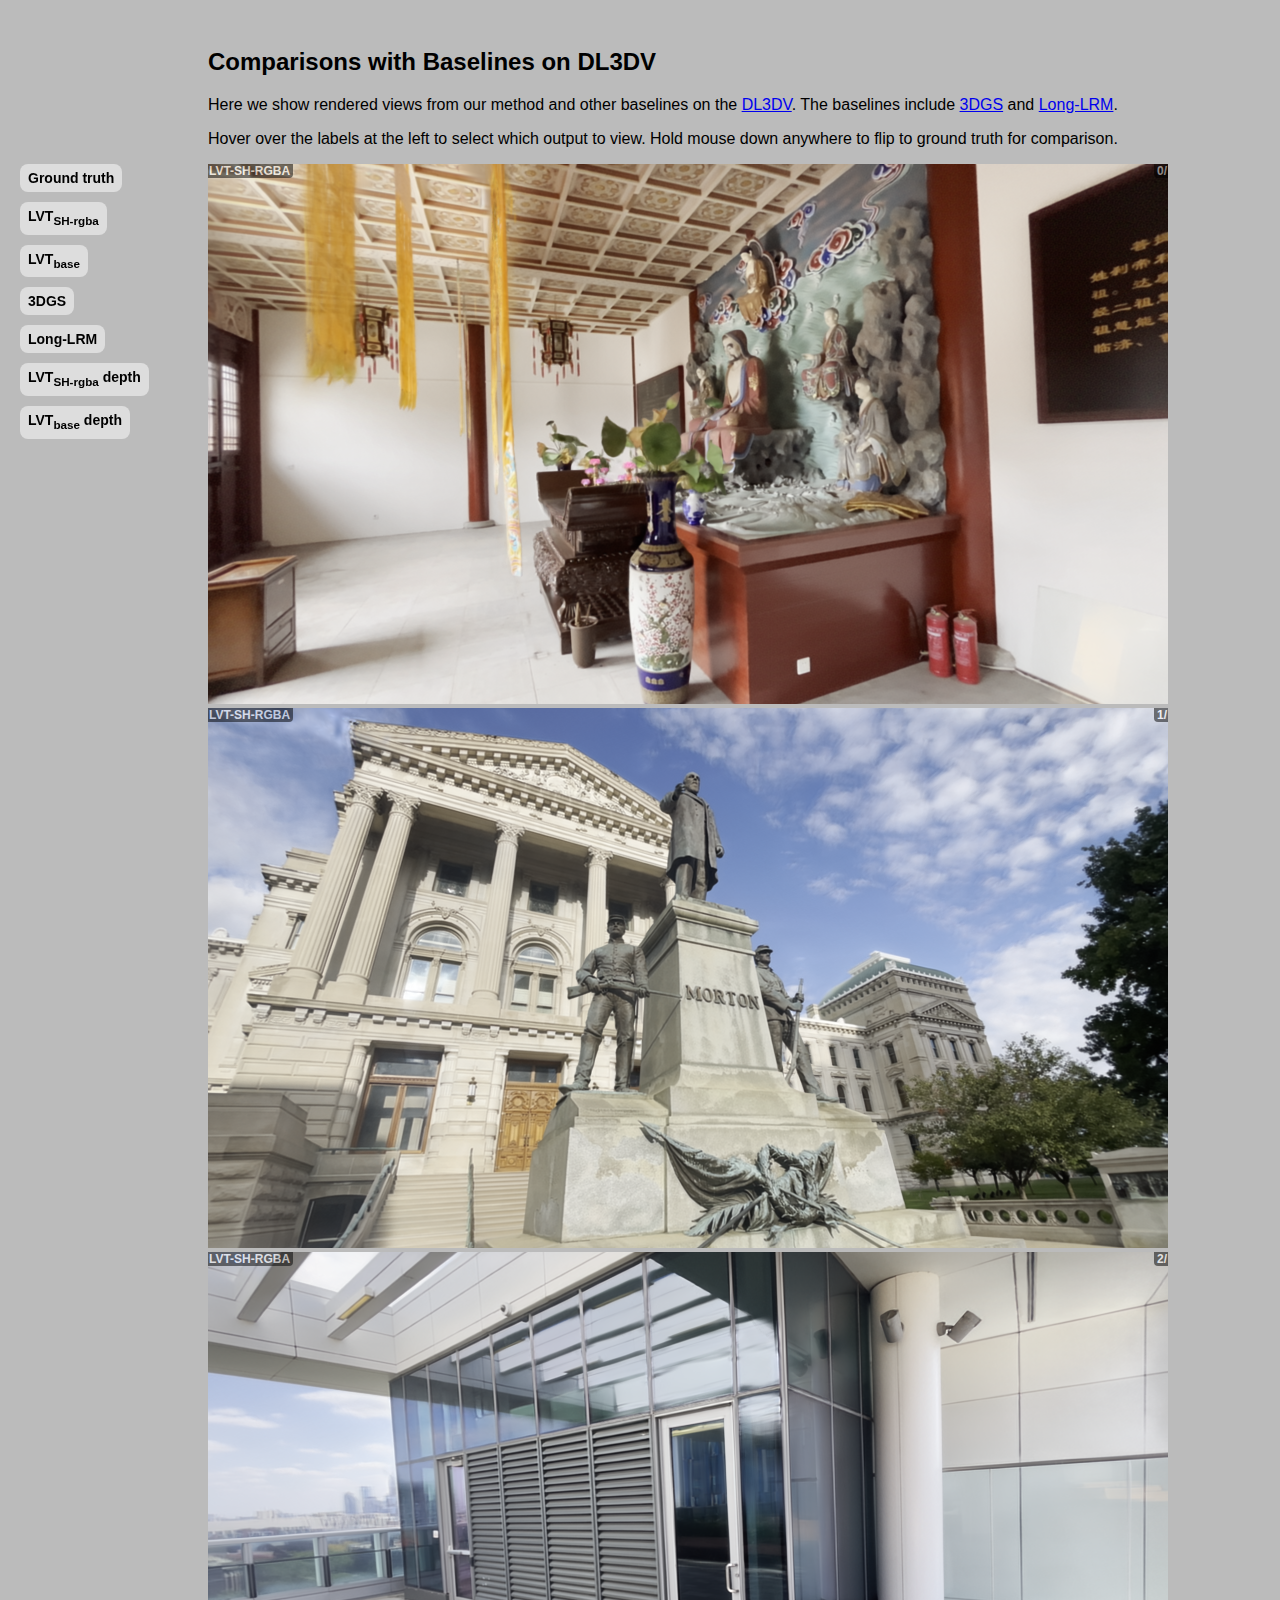
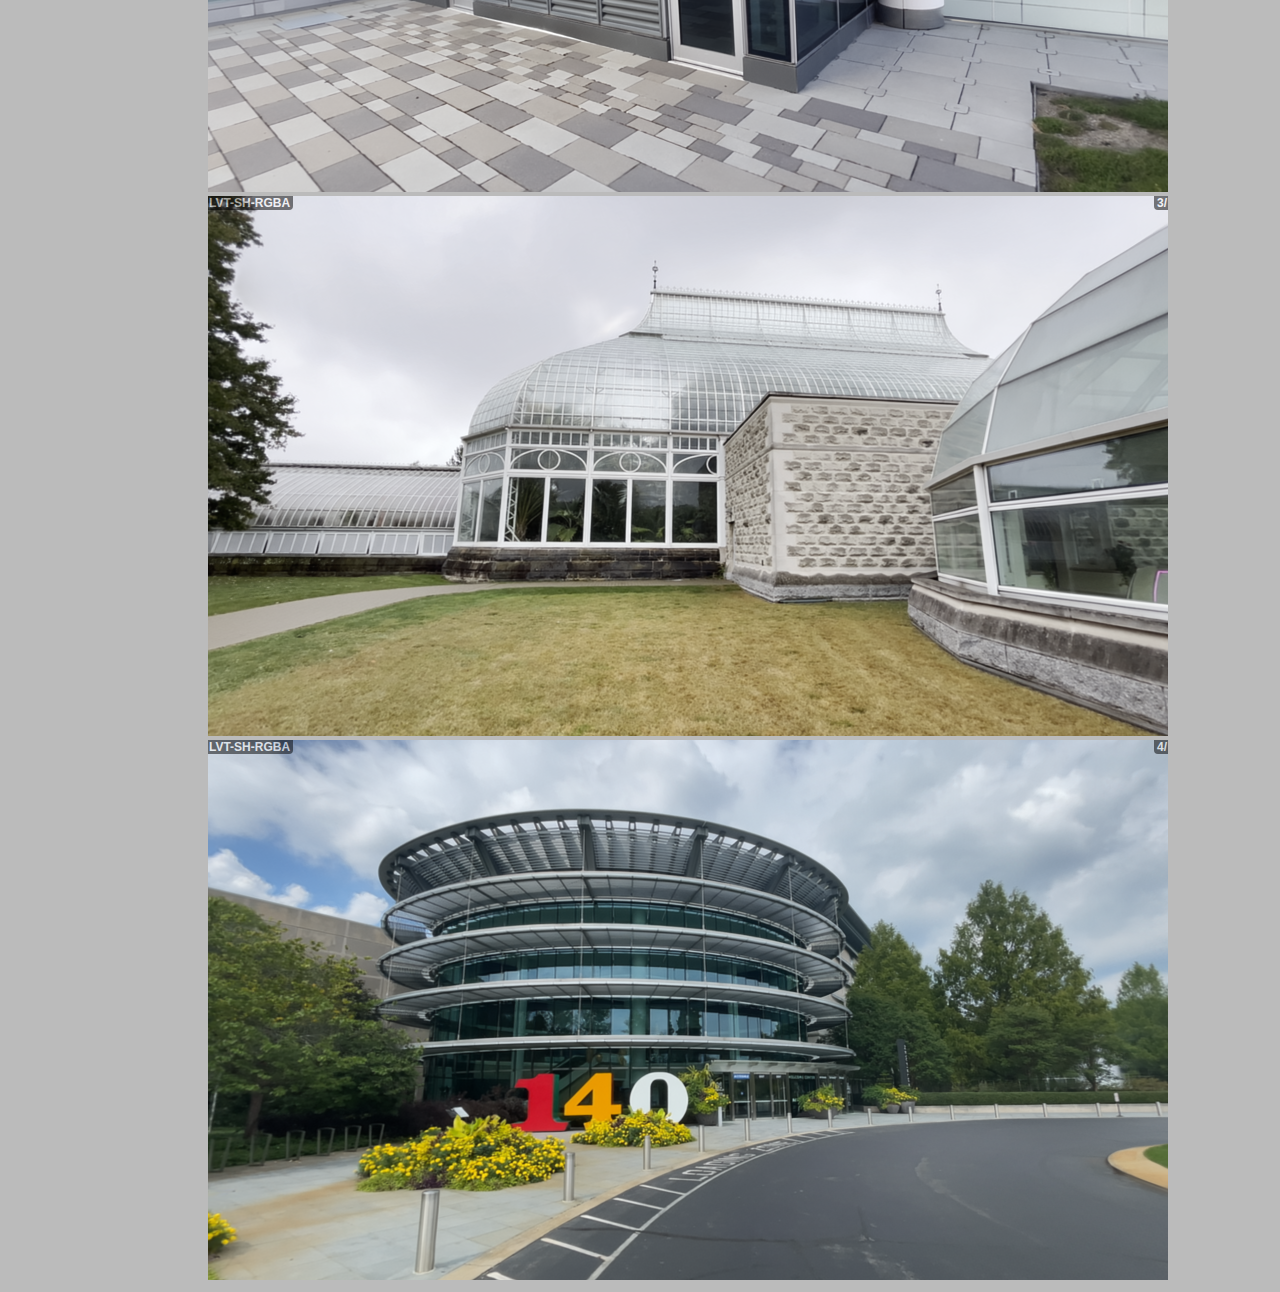
<file: lvt-files/results/image_results/dl3dv/index.html>
<!doctype html><meta charset=utf-8>

<title>Comparisons with Baselines on DL3DV</title>
<h2>Comparisons with Baselines on DL3DV</h2>


<p>Here we show rendered views from our method and other baselines on the <a href="https://dl3dv-10k.github.io/DL3DV-10K/">DL3DV</a>. The baselines include <a href="https://repo-sam.inria.fr/fungraph/3d-gaussian-splatting/">3DGS</a> and <a href="https://arthurhero.github.io/projects/llrm/">Long-LRM</a>.
</p>
<p>
	Hover over the labels at the left to select which output to view. Hold mouse down anywhere to flip to ground truth for comparison.
</p>

<style>
  
body {
  font-family: Helvetica, "Helvetica Neue", sans-serif;
  background: #bbb;
  color: #000;
  padding: 20px 0 0 200px;
}

.label {
  white-space: nowrap;
  display: inline-block;
  background: #ddd;
  border-radius: 8px;
  padding: 4px 8px;
  color: #000;
  font-weight: bold;
  font-size: 14px;
  user-select: none;
  -webkit-user-select: none;
  cursor: pointer;
  line-height: 20px;
  margin-bottom: 10px;
}

#controls {
  position: fixed;
  left: 20px;
  width: 10px;
}

controls.s1 .label:nth-child(1),
controls.s2 .label:nth-child(2),
controls.s3 .label:nth-child(3),
controls.s4 .label:nth-child(4),
controls.s5 .label:nth-child(5),
controls.s6 .label:nth-child(6),
controls.s7 .label:nth-child(7) {
  background: #48a;
  color: #fff;
}

#examples > div {
  display: inline-block;
  position: relative;
  width: 960px;
  max-width: 100%;
  aspect-ratio: 960 / 540;
  background: #444;
}

#examples > div > img {
  position: absolute;
  top: 0;
  left: 0;
  visibility: hidden;
}

#examples > div > video {
  position: absolute;
  top: 0;
  left: 0;
  visibility: hidden;
}

#examples > div::after,
#examples > div span {
  display: block;
  position: absolute;
  color: #fff;
  background: #000;
  opacity: .5;
  text-transform: uppercase;
  font-size: 12px;
  font-weight: bold;
  top: 0;
}

#examples > div::after {
  left: 0;
  padding: 0 3px 0 1px;
  border-bottom-right-radius: 4px;
}

#examples > div span {
  right: 0;
  padding: 0 1px 0 3px;
  border-bottom-left-radius: 4px;
}

#examples.s1 > div::after { content: "Ground truth"; }
#examples.s2 > div::after { content: "LVT-SH-rgba"; }
#examples.s3 > div::after { content: "LVT base"; }
#examples.s4 > div::after { content: "3DGS"; }
#examples.s5 > div::after { content: "Long-LRM"; }
#examples.s6 > div::after { content: "LVT SH-rgba (depth)"; }
#examples.s7 > div::after { content: "LVT base (depth)"; }

#examples.s1 > div > img:nth-child(1),
#examples.s2 > div > img:nth-child(2),
#examples.s3 > div > img:nth-child(3),
#examples.s4 > div > img:nth-child(4),
#examples.s5 > div > img:nth-child(5),
#examples.s6 > div > img:nth-child(6),
#examples.s7 > div > img:nth-child(7),

#examples.s1 > div > video:nth-child(1),
#examples.s2 > div > video:nth-child(2),
#examples.s3 > div > video:nth-child(3),
#examples.s4 > div > video:nth-child(4),
#examples.s5 > div > video:nth-child(5),
#examples.s6 > div > video:nth-child(6),
#examples.s7 > div > video:nth-child(7) {
  visibility: inherit;
}

</style>


<div class="s1" id="controls">
  <div class="label" onmouseenter="over(1)">Ground truth</div>
  <div class="label" onmouseenter="over(2)">LVT<sub>SH-rgba</sub></div>
  <div class="label" onmouseenter="over(3)">LVT<sub>base</sub></div>
  <div class="label" onmouseenter="over(4)">3DGS</div>
  <div class="label" onmouseenter="over(5)">Long-LRM</div>
  <div class="label" onmouseenter="over(6)">LVT<sub>SH-rgba</sub> depth</div>
  <div class="label" onmouseenter="over(7)">LVT<sub>base</sub> depth</div>
</div>
<div class="s1" id="examples">
  <div>
    <img src="0/actual.png" width="100%">
    <img src="0/lvt_sh2_density_sh2.png" width="100%">
    <img src="0/lvt_base.png" width="100%">
    <img src="0/3dgs.png" width="100%">
    <img src="0/llrm.png" width="100%">
    <img src="0/lvt_sh2_density_sh2_depth.png" width="100%">
    <img src="0/lvt_base_depth.png" width="100%">
    <span>0/</span>
  </div>
  <div>
    <img src="1/actual.png" width="100%">
    <img src="1/lvt_sh2_density_sh2.png" width="100%">
    <img src="1/lvt_base.png" width="100%">
    <img src="1/3dgs.png" width="100%">
    <img src="1/llrm.png" width="100%">
    <img src="1/lvt_sh2_density_sh2_depth.png" width="100%">
    <img src="1/lvt_base_depth.png" width="100%">
    <span>1/</span>
  </div>
  <div>
    <img src="2/actual.png" width="100%">
    <img src="2/lvt_sh2_density_sh2.png" width="100%">
    <img src="2/lvt_base.png" width="100%">
    <img src="2/3dgs.png" width="100%">
    <img src="2/llrm.png" width="100%">
    <img src="2/lvt_sh2_density_sh2_depth.png" width="100%">
    <img src="2/lvt_base_depth.png" width="100%">
    <span>2/</span>
  </div>
  <div>
    <img src="3/actual.png" width="100%">
    <img src="3/lvt_sh2_density_sh2.png" width="100%">
    <img src="3/lvt_base.png" width="100%">
    <img src="3/3dgs.png" width="100%">
    <img src="3/llrm.png" width="100%">
    <img src="3/lvt_sh2_density_sh2_depth.png" width="100%">
    <img src="3/lvt_base_depth.png" width="100%">
    <span>3/</span>
  </div>
  <div>
    <img src="4/actual.png" width="100%">
    <img src="4/lvt_sh2_density_sh2.png" width="100%">
    <img src="4/lvt_base.png" width="100%">
    <img src="4/3dgs.png" width="100%">
    <img src="4/llrm.png" width="100%">
    <img src="4/lvt_sh2_density_sh2_depth.png" width="100%">
    <img src="4/lvt_base_depth.png" width="100%">
    <span>4/</span>
  </div>
  <!-- <div>
    <img src="14/actual.png" width="100%">
    <img src="14/lvt_sh2_density_sh2.png" width="100%">
    <img src="14/lvt_base.png" width="100%">
    <img src="14/3dgs.png" width="100%">
    <img src="14/llrm.png" width="100%">
    <img src="14/lvt_sh2_density_sh2_depth.png" width="100%">
    <img src="14/lvt_base_depth.png" width="100%">
    <span>14/</span>
  </div>
  <div>
    <img src="2/actual.png" width="100%">
    <img src="2/lvt_sh2_density_sh2.png" width="100%">
    <img src="2/lvt_base.png" width="100%">
    <img src="2/3dgs.png" width="100%">
    <img src="2/llrm.png" width="100%">
    <img src="2/lvt_sh2_density_sh2_depth.png" width="100%">
    <img src="2/lvt_base_depth.png" width="100%">
    <span>2/</span>
  </div>
  <div>
    <img src="3/actual.png" width="100%">
    <img src="3/lvt_sh2_density_sh2.png" width="100%">
    <img src="3/lvt_base.png" width="100%">
    <img src="3/3dgs.png" width="100%">
    <img src="3/llrm.png" width="100%">
    <img src="3/lvt_sh2_density_sh2_depth.png" width="100%">
    <img src="3/lvt_base_depth.png" width="100%">
    <span>3/</span>
  </div>
  <div>
    <img src="4/actual.png" width="100%">
    <img src="4/lvt_sh2_density_sh2.png" width="100%">
    <img src="4/lvt_base.png" width="100%">
    <img src="4/3dgs.png" width="100%">
    <img src="4/llrm.png" width="100%">
    <img src="4/lvt_sh2_density_sh2_depth.png" width="100%">
    <img src="4/lvt_base_depth.png" width="100%">
    <span>4/</span>
  </div>
  <div>
    <img src="7/actual.png" width="100%">
    <img src="7/lvt_sh2_density_sh2.png" width="100%">
    <img src="7/lvt_base.png" width="100%">
    <img src="7/3dgs.png" width="100%">
    <img src="7/llrm.png" width="100%">
    <img src="7/lvt_sh2_density_sh2_depth.png" width="100%">
    <img src="7/lvt_base_depth.png" width="100%">
    <span>7/</span>
  </div>
  <div>
    <img src="8/actual.png" width="100%">
    <img src="8/lvt_sh2_density_sh2.png" width="100%">
    <img src="8/lvt_base.png" width="100%">
    <img src="8/3dgs.png" width="100%">
    <img src="8/llrm.png" width="100%">
    <img src="8/lvt_sh2_density_sh2_depth.png" width="100%">
    <img src="8/lvt_base_depth.png" width="100%">
    <span>8/</span>
  </div> -->
</div>

<script>

var selected = 2;
over(2);
function show(n) {
  var examples = document.getElementById('examples');
  var controls = document.getElementById('controls');
  examples.className = 's' + n;
  controls.className = 's' + n;
}
function down() {
  show(1);
}
function up() {
  show(selected);
}
function over(n) {
  selected = n;
  show(n);
}
document.body.addEventListener('mousedown', down);
document.body.addEventListener('mouseup', up);
document.body.addEventListener('mouseleave', up);
</script>
</file>
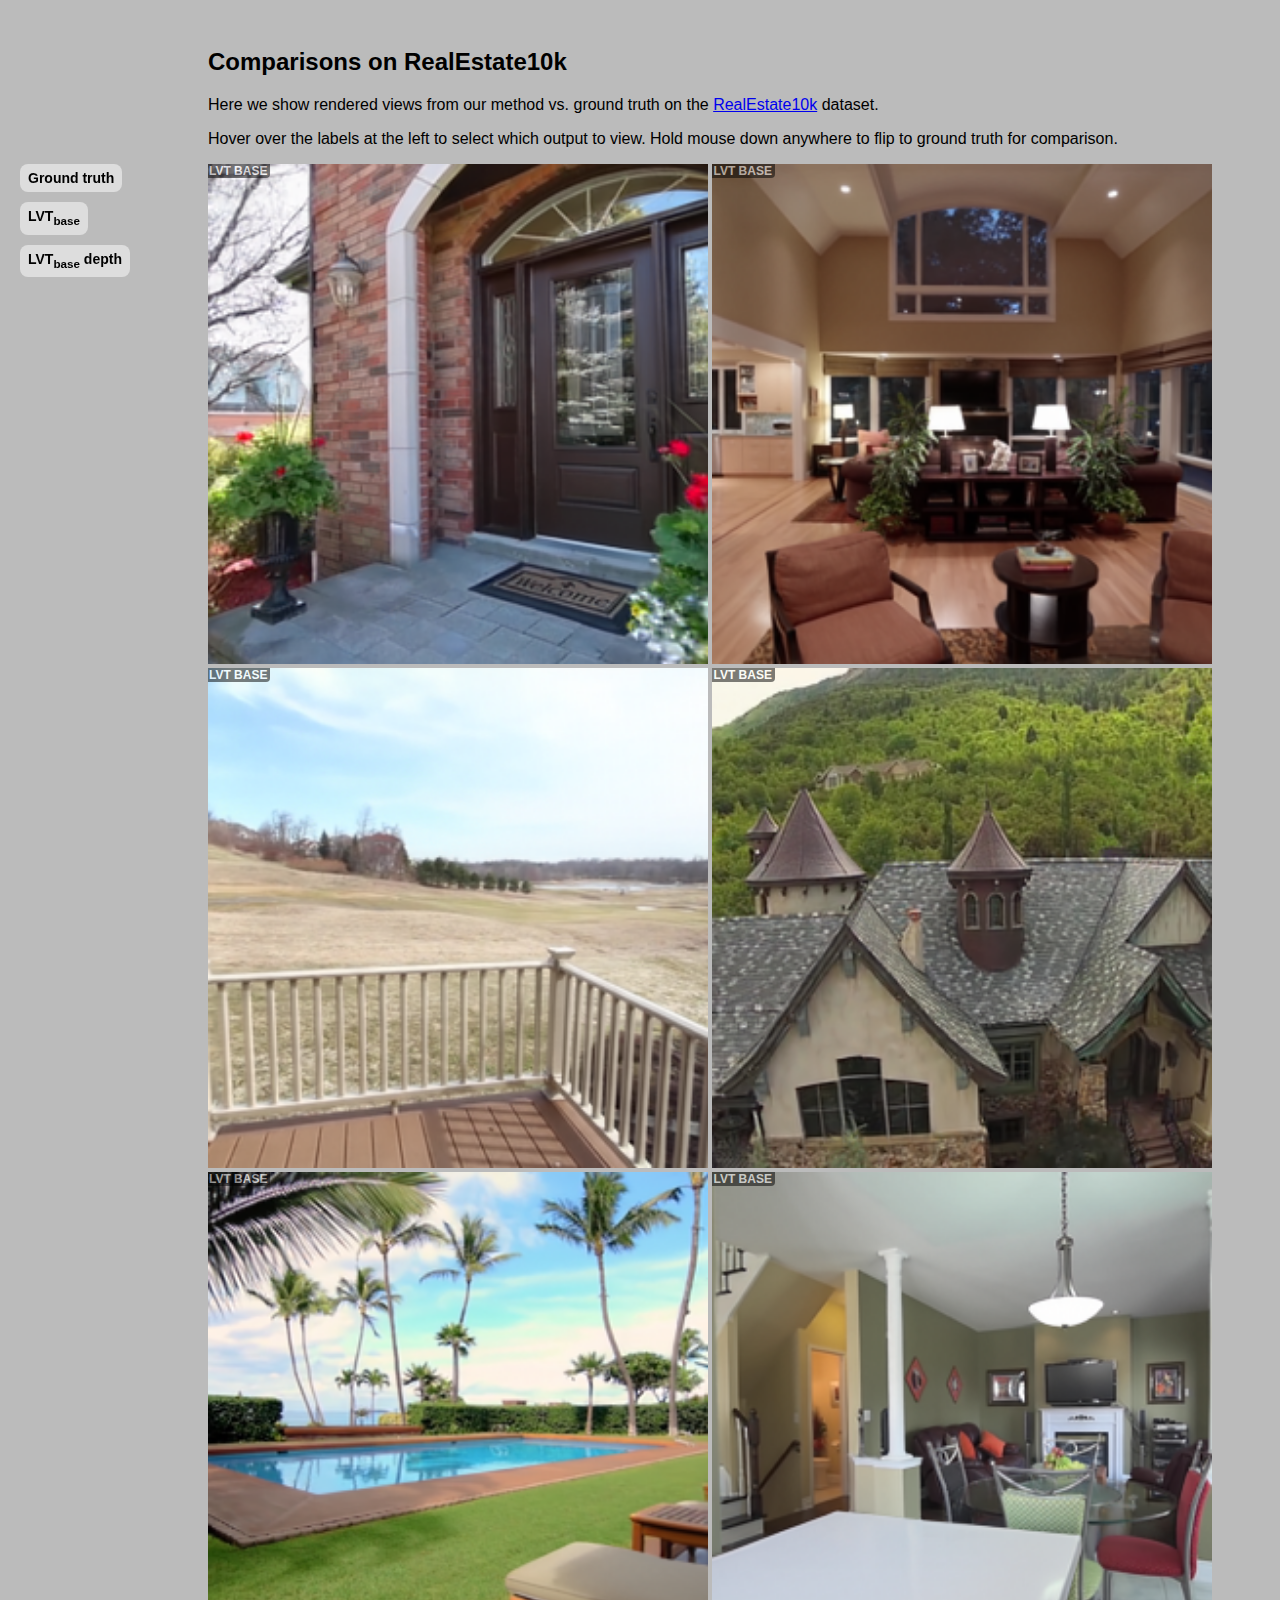
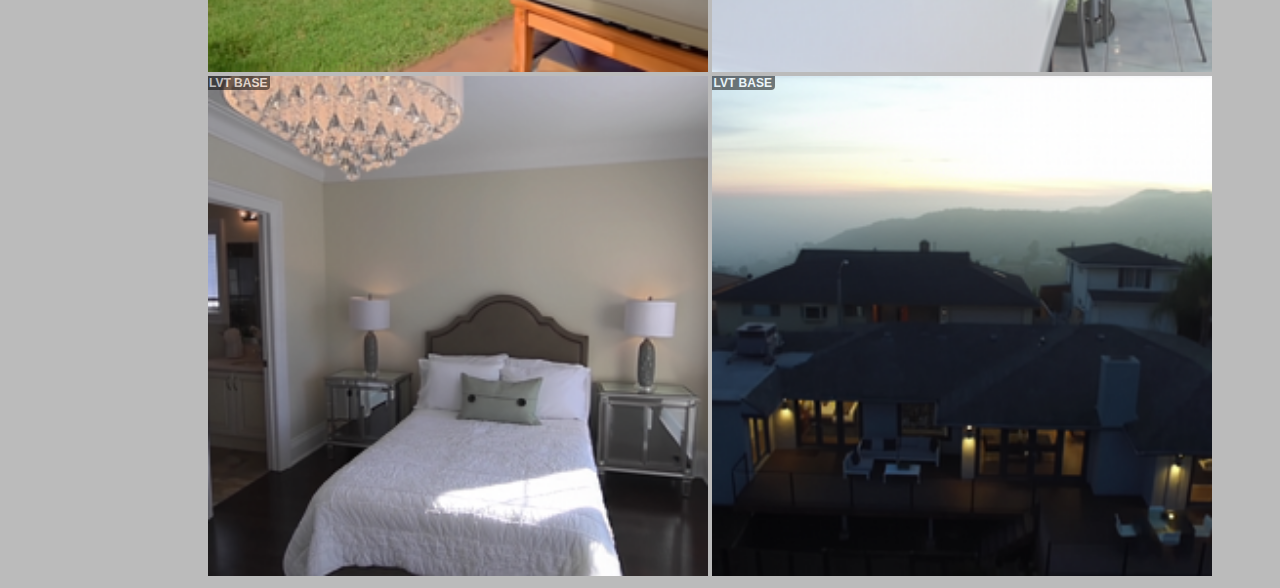
<file: lvt-files/results/image_results/re10k/index.html>
<!doctype html><meta charset=utf-8>

<title>Comparisons on RealEstate10k</title>
<h2>Comparisons on RealEstate10k</h2>


<p>Here we show rendered views from our method vs. ground truth on the <a href="https://google.github.io/realestate10k/">RealEstate10k</a> dataset.
</p>
<p>
	Hover over the labels at the left to select which output to view. Hold mouse down anywhere to flip to ground truth for comparison.
</p>

<style>
  
body {
  font-family: Helvetica, "Helvetica Neue", sans-serif;
  background: #bbb;
  color: #000;
  padding: 20px 0 0 200px;
}

.label {
  white-space: nowrap;
  display: inline-block;
  background: #ddd;
  border-radius: 8px;
  padding: 4px 8px;
  color: #000;
  font-weight: bold;
  font-size: 14px;
  user-select: none;
  -webkit-user-select: none;
  cursor: pointer;
  line-height: 20px;
  margin-bottom: 10px;
}

#controls {
  position: fixed;
  left: 20px;
  width: 10px;
}

controls.s1 .label:nth-child(1),
controls.s2 .label:nth-child(2),
controls.s3 .label:nth-child(3) {
  background: #48a;
  color: #fff;
}

#examples > div {
  display: inline-block;
  position: relative;
  width: 500px;
  max-width: 100%;
  aspect-ratio: 1;
  background: #444;
}

#examples > div > img {
  position: absolute;
  top: 0;
  left: 0;
  visibility: hidden;
}

#examples > div > video {
  position: absolute;
  top: 0;
  left: 0;
  visibility: hidden;
}

#examples > div::after,
#examples > div span {
  display: block;
  position: absolute;
  color: #fff;
  background: #000;
  opacity: .5;
  text-transform: uppercase;
  font-size: 12px;
  font-weight: bold;
  top: 0;
}

#examples > div::after {
  left: 0;
  padding: 0 3px 0 1px;
  border-bottom-right-radius: 4px;
}

#examples > div span {
  right: 0;
  padding: 0 1px 0 3px;
  border-bottom-left-radius: 4px;
}

#examples.s1 > div::after { content: "Ground truth"; }
#examples.s2 > div::after { content: "LVT base"; }
#examples.s3 > div::after { content: "LVT base (depth)"; }

#examples.s1 > div > img:nth-child(1),
#examples.s2 > div > img:nth-child(2),
#examples.s3 > div > img:nth-child(3),

#examples.s1 > div > video:nth-child(1),
#examples.s2 > div > video:nth-child(2),
#examples.s3 > div > video:nth-child(3) {
  visibility: inherit;
}

</style>


<div class="s1" id="controls">
  <div class="label" onmouseenter="over(1)">Ground truth</div>
  <div class="label" onmouseenter="over(2)">LVT<sub>base</sub></div>
  <div class="label" onmouseenter="over(3)">LVT<sub>base</sub> depth</div>
</div>
<div class="s1" id="examples">
  <div>
    <img src="0/actual.png" width="100%">
    <img src="0/lvt_base.png" width="100%">
    <img src="0/lvt_base_depth.png" width="100%">
    <span></span>
  </div>
  <div>
    <img src="1/actual.png" width="100%">
    <img src="1/lvt_base.png" width="100%">
    <img src="1/lvt_base_depth.png" width="100%">
    <span></span>
  </div>
  <div>
    <img src="2/actual.png" width="100%">
    <img src="2/lvt_base.png" width="100%">
    <img src="2/lvt_base_depth.png" width="100%">
    <span></span>
  </div>
  <div>
    <img src="3/actual.png" width="100%">
    <img src="3/lvt_base.png" width="100%">
    <img src="3/lvt_base_depth.png" width="100%">
    <span></span>
  </div>
  <div>
    <img src="4/actual.png" width="100%">
    <img src="4/lvt_base.png" width="100%">
    <img src="4/lvt_base_depth.png" width="100%">
    <span></span>
  </div>
  <div>
    <img src="5/actual.png" width="100%">
    <img src="5/lvt_base.png" width="100%">
    <img src="5/lvt_base_depth.png" width="100%">
    <span></span>
  </div>
  <div>
    <img src="6/actual.png" width="100%">
    <img src="6/lvt_base.png" width="100%">
    <img src="6/lvt_base_depth.png" width="100%">
    <span></span>
  </div>
  <div>
    <img src="7/actual.png" width="100%">
    <img src="7/lvt_base.png" width="100%">
    <img src="7/lvt_base_depth.png" width="100%">
    <span></span>
  </div>
  <!-- <div>
    <img src="14/actual.png" width="100%">
    <img src="14/lvt_sh2_density_sh2.png" width="100%">
    <img src="14/lvt_base.png" width="100%">
    <img src="14/3dgs.png" width="100%">
    <img src="14/llrm.png" width="100%">
    <img src="14/lvt_sh2_density_sh2_depth.png" width="100%">
    <img src="14/lvt_base_depth.png" width="100%">
    <span>14/</span>
  </div>
  <div>
    <img src="2/actual.png" width="100%">
    <img src="2/lvt_sh2_density_sh2.png" width="100%">
    <img src="2/lvt_base.png" width="100%">
    <img src="2/3dgs.png" width="100%">
    <img src="2/llrm.png" width="100%">
    <img src="2/lvt_sh2_density_sh2_depth.png" width="100%">
    <img src="2/lvt_base_depth.png" width="100%">
    <span>2/</span>
  </div>
  <div>
    <img src="3/actual.png" width="100%">
    <img src="3/lvt_sh2_density_sh2.png" width="100%">
    <img src="3/lvt_base.png" width="100%">
    <img src="3/3dgs.png" width="100%">
    <img src="3/llrm.png" width="100%">
    <img src="3/lvt_sh2_density_sh2_depth.png" width="100%">
    <img src="3/lvt_base_depth.png" width="100%">
    <span>3/</span>
  </div>
  <div>
    <img src="4/actual.png" width="100%">
    <img src="4/lvt_sh2_density_sh2.png" width="100%">
    <img src="4/lvt_base.png" width="100%">
    <img src="4/3dgs.png" width="100%">
    <img src="4/llrm.png" width="100%">
    <img src="4/lvt_sh2_density_sh2_depth.png" width="100%">
    <img src="4/lvt_base_depth.png" width="100%">
    <span>4/</span>
  </div>
  <div>
    <img src="7/actual.png" width="100%">
    <img src="7/lvt_sh2_density_sh2.png" width="100%">
    <img src="7/lvt_base.png" width="100%">
    <img src="7/3dgs.png" width="100%">
    <img src="7/llrm.png" width="100%">
    <img src="7/lvt_sh2_density_sh2_depth.png" width="100%">
    <img src="7/lvt_base_depth.png" width="100%">
    <span>7/</span>
  </div>
  <div>
    <img src="8/actual.png" width="100%">
    <img src="8/lvt_sh2_density_sh2.png" width="100%">
    <img src="8/lvt_base.png" width="100%">
    <img src="8/3dgs.png" width="100%">
    <img src="8/llrm.png" width="100%">
    <img src="8/lvt_sh2_density_sh2_depth.png" width="100%">
    <img src="8/lvt_base_depth.png" width="100%">
    <span>8/</span>
  </div> -->
</div>

<script>

var selected = 2;
over(2);
function show(n) {
  var examples = document.getElementById('examples');
  var controls = document.getElementById('controls');
  examples.className = 's' + n;
  controls.className = 's' + n;
}
function down() {
  show(1);
}
function up() {
  show(selected);
}
function over(n) {
  selected = n;
  show(n);
}
document.body.addEventListener('mousedown', down);
document.body.addEventListener('mouseup', up);
document.body.addEventListener('mouseleave', up);
</script>
</file>
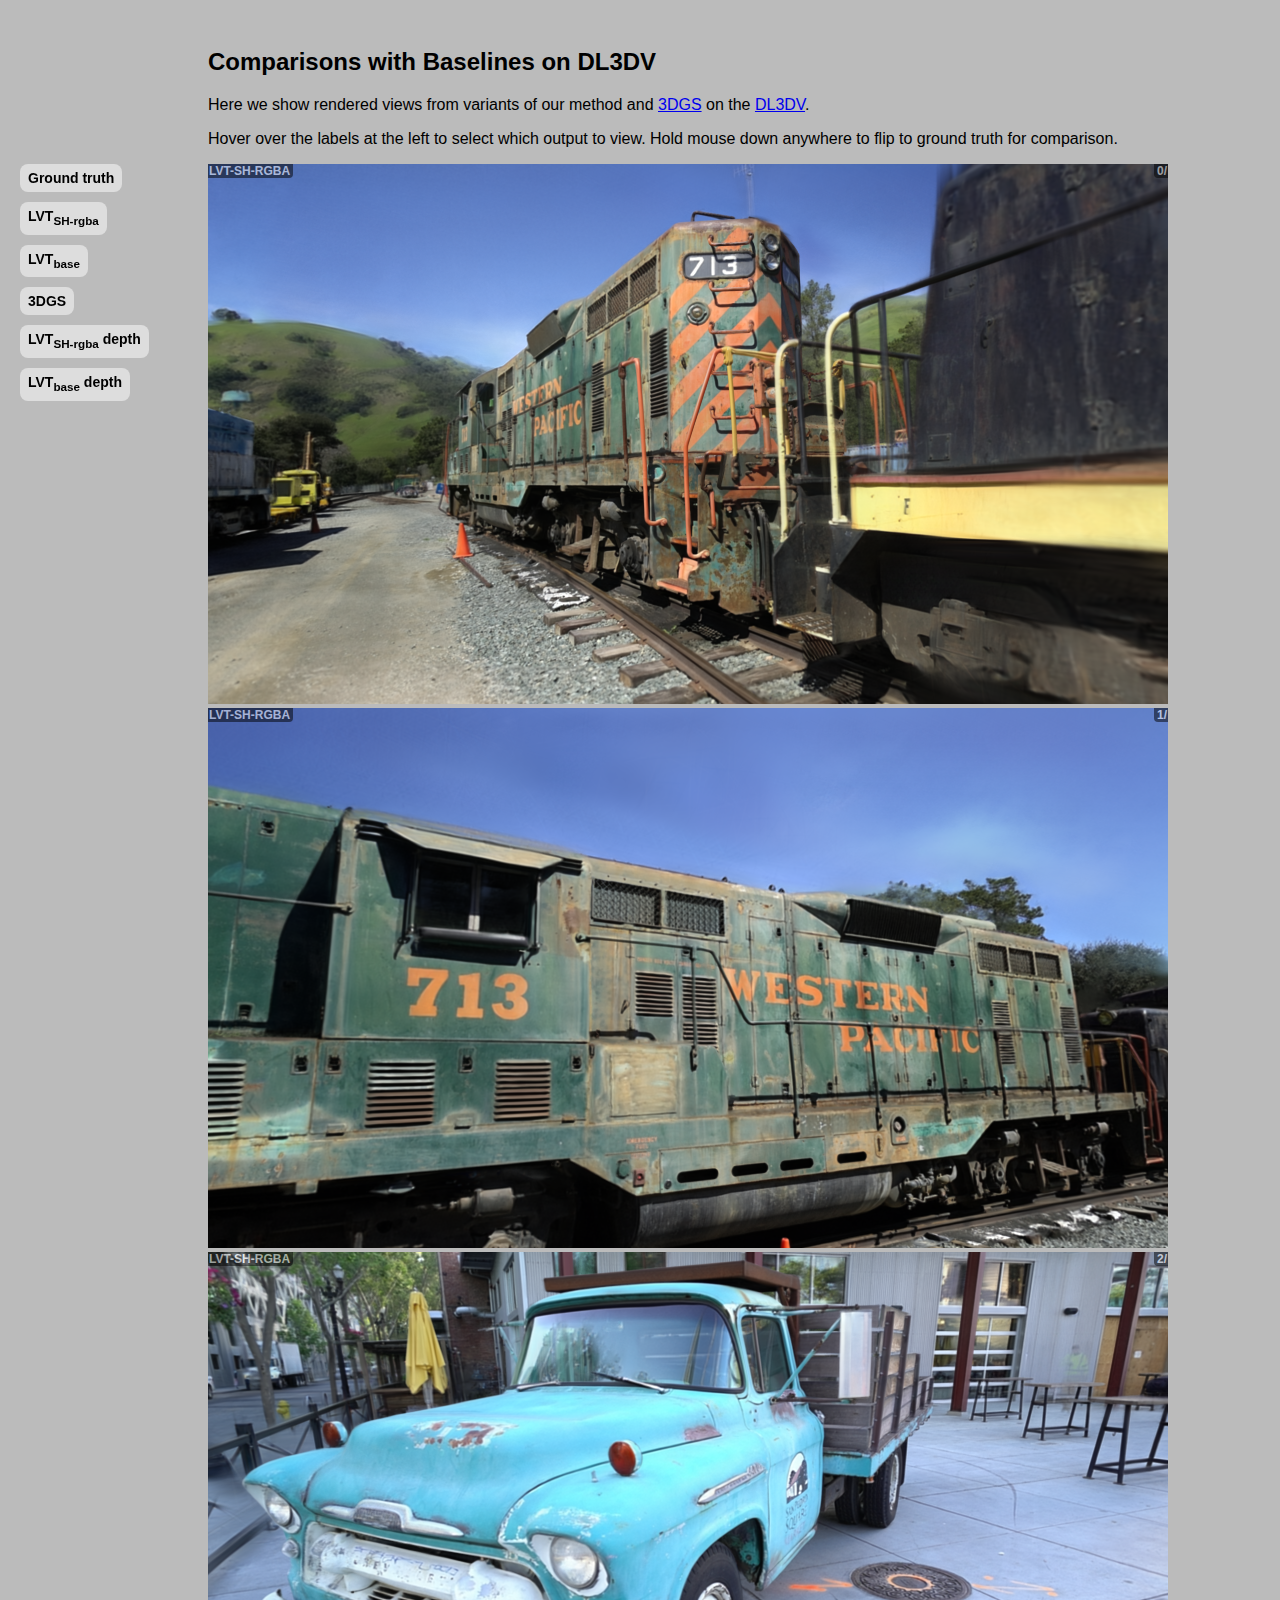
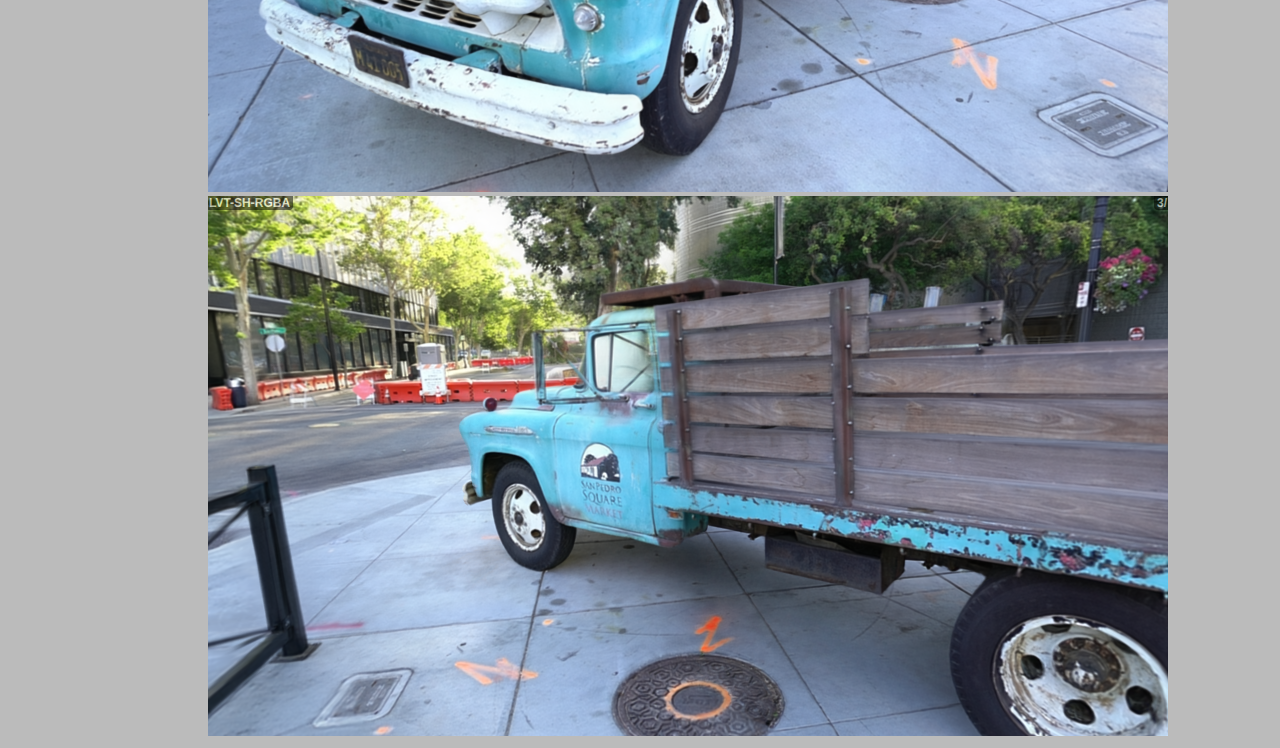
<file: lvt-files/results/image_results/tanks/index.html>
<!doctype html><meta charset=utf-8>

<title>Comparisons with Baselines on DL3DV</title>
<h2>Comparisons with Baselines on DL3DV</h2>


<p>Here we show rendered views from variants of our method and <a href="https://repo-sam.inria.fr/fungraph/3d-gaussian-splatting/">3DGS</a> on the <a href="https://dl3dv-10k.github.io/DL3DV-10K/">DL3DV</a>.
</p>
<p>
	Hover over the labels at the left to select which output to view. Hold mouse down anywhere to flip to ground truth for comparison.
</p>

<style>
  
body {
  font-family: Helvetica, "Helvetica Neue", sans-serif;
  background: #bbb;
  color: #000;
  padding: 20px 0 0 200px;
}

.label {
  white-space: nowrap;
  display: inline-block;
  background: #ddd;
  border-radius: 8px;
  padding: 4px 8px;
  color: #000;
  font-weight: bold;
  font-size: 14px;
  user-select: none;
  -webkit-user-select: none;
  cursor: pointer;
  line-height: 20px;
  margin-bottom: 10px;
}

#controls {
  position: fixed;
  left: 20px;
  width: 10px;
}

controls.s1 .label:nth-child(1),
controls.s2 .label:nth-child(2),
controls.s3 .label:nth-child(3),
controls.s4 .label:nth-child(4),
controls.s5 .label:nth-child(5),
controls.s6 .label:nth-child(6) {
  background: #48a;
  color: #fff;
}

#examples > div {
  display: inline-block;
  position: relative;
  width: 960px;
  max-width: 100%;
  aspect-ratio: 960 / 540;
  background: #444;
}

#examples > div > img {
  position: absolute;
  top: 0;
  left: 0;
  visibility: hidden;
}

#examples > div > video {
  position: absolute;
  top: 0;
  left: 0;
  visibility: hidden;
}

#examples > div::after,
#examples > div span {
  display: block;
  position: absolute;
  color: #fff;
  background: #000;
  opacity: .5;
  text-transform: uppercase;
  font-size: 12px;
  font-weight: bold;
  top: 0;
}

#examples > div::after {
  left: 0;
  padding: 0 3px 0 1px;
  border-bottom-right-radius: 4px;
}

#examples > div span {
  right: 0;
  padding: 0 1px 0 3px;
  border-bottom-left-radius: 4px;
}

#examples.s1 > div::after { content: "Ground truth"; }
#examples.s2 > div::after { content: "LVT-SH-rgba"; }
#examples.s3 > div::after { content: "LVT base"; }
#examples.s4 > div::after { content: "3DGS"; }
#examples.s6 > div::after { content: "LVT SH-rgba (depth)"; }
#examples.s7 > div::after { content: "LVT base (depth)"; }

#examples.s1 > div > img:nth-child(1),
#examples.s2 > div > img:nth-child(2),
#examples.s3 > div > img:nth-child(3),
#examples.s4 > div > img:nth-child(4),
#examples.s5 > div > img:nth-child(5),
#examples.s6 > div > img:nth-child(6),

#examples.s1 > div > video:nth-child(1),
#examples.s2 > div > video:nth-child(2),
#examples.s3 > div > video:nth-child(3),
#examples.s4 > div > video:nth-child(4),
#examples.s5 > div > video:nth-child(5),
#examples.s6 > div > video:nth-child(6) {
  visibility: inherit;
}

</style>


<div class="s1" id="controls">
  <div class="label" onmouseenter="over(1)">Ground truth</div>
  <div class="label" onmouseenter="over(2)">LVT<sub>SH-rgba</sub></div>
  <div class="label" onmouseenter="over(3)">LVT<sub>base</sub></div>
  <div class="label" onmouseenter="over(4)">3DGS</div>
  <div class="label" onmouseenter="over(5)">LVT<sub>SH-rgba</sub> depth</div>
  <div class="label" onmouseenter="over(6)">LVT<sub>base</sub> depth</div>
</div>
<div class="s1" id="examples">
  <div>
    <img src="0/actual.png" width="100%">
    <img src="0/lvt_sh2_density_sh2.png" width="100%">
    <img src="0/lvt_base.png" width="100%">
    <img src="0/3dgs.png" width="100%">
    <img src="0/lvt_sh2_density_sh2_depth.png" width="100%">
    <img src="0/lvt_base_depth.png" width="100%">
    <span>0/</span>
  </div>
  <div>
    <img src="1/actual.png" width="100%">
    <img src="1/lvt_sh2_density_sh2.png" width="100%">
    <img src="1/lvt_base.png" width="100%">
    <img src="1/3dgs.png" width="100%">
    <img src="1/lvt_sh2_density_sh2_depth.png" width="100%">
    <img src="1/lvt_base_depth.png" width="100%">
    <span>1/</span>
  </div>
  <div>
    <img src="2/actual.png" width="100%">
    <img src="2/lvt_sh2_density_sh2.png" width="100%">
    <img src="2/lvt_base.png" width="100%">
    <img src="2/3dgs.png" width="100%">
    <img src="2/lvt_sh2_density_sh2_depth.png" width="100%">
    <img src="2/lvt_base_depth.png" width="100%">
    <span>2/</span>
  </div>
  <div>
    <img src="3/actual.png" width="100%">
    <img src="3/lvt_sh2_density_sh2.png" width="100%">
    <img src="3/lvt_base.png" width="100%">
    <img src="3/3dgs.png" width="100%">
    <img src="3/lvt_sh2_density_sh2_depth.png" width="100%">
    <img src="3/lvt_base_depth.png" width="100%">
    <span>3/</span>
  </div>
  <!-- <div>
    <img src="4/actual.png" width="100%">
    <img src="4/lvt_sh2_density_sh2.png" width="100%">
    <img src="4/lvt_base.png" width="100%">
    <img src="4/3dgs.png" width="100%">
    <img src="4/lvt_sh2_density_sh2_depth.png" width="100%">
    <img src="4/lvt_base_depth.png" width="100%">
    <span>4/</span>
  </div> -->
  <!-- <div>
    <img src="14/actual.png" width="100%">
    <img src="14/lvt_sh2_density_sh2.png" width="100%">
    <img src="14/lvt_base.png" width="100%">
    <img src="14/3dgs.png" width="100%">
    <img src="14/llrm.png" width="100%">
    <img src="14/lvt_sh2_density_sh2_depth.png" width="100%">
    <img src="14/lvt_base_depth.png" width="100%">
    <span>14/</span>
  </div>
  <div>
    <img src="2/actual.png" width="100%">
    <img src="2/lvt_sh2_density_sh2.png" width="100%">
    <img src="2/lvt_base.png" width="100%">
    <img src="2/3dgs.png" width="100%">
    <img src="2/llrm.png" width="100%">
    <img src="2/lvt_sh2_density_sh2_depth.png" width="100%">
    <img src="2/lvt_base_depth.png" width="100%">
    <span>2/</span>
  </div>
  <div>
    <img src="3/actual.png" width="100%">
    <img src="3/lvt_sh2_density_sh2.png" width="100%">
    <img src="3/lvt_base.png" width="100%">
    <img src="3/3dgs.png" width="100%">
    <img src="3/llrm.png" width="100%">
    <img src="3/lvt_sh2_density_sh2_depth.png" width="100%">
    <img src="3/lvt_base_depth.png" width="100%">
    <span>3/</span>
  </div>
  <div>
    <img src="4/actual.png" width="100%">
    <img src="4/lvt_sh2_density_sh2.png" width="100%">
    <img src="4/lvt_base.png" width="100%">
    <img src="4/3dgs.png" width="100%">
    <img src="4/llrm.png" width="100%">
    <img src="4/lvt_sh2_density_sh2_depth.png" width="100%">
    <img src="4/lvt_base_depth.png" width="100%">
    <span>4/</span>
  </div>
  <div>
    <img src="7/actual.png" width="100%">
    <img src="7/lvt_sh2_density_sh2.png" width="100%">
    <img src="7/lvt_base.png" width="100%">
    <img src="7/3dgs.png" width="100%">
    <img src="7/llrm.png" width="100%">
    <img src="7/lvt_sh2_density_sh2_depth.png" width="100%">
    <img src="7/lvt_base_depth.png" width="100%">
    <span>7/</span>
  </div>
  <div>
    <img src="8/actual.png" width="100%">
    <img src="8/lvt_sh2_density_sh2.png" width="100%">
    <img src="8/lvt_base.png" width="100%">
    <img src="8/3dgs.png" width="100%">
    <img src="8/llrm.png" width="100%">
    <img src="8/lvt_sh2_density_sh2_depth.png" width="100%">
    <img src="8/lvt_base_depth.png" width="100%">
    <span>8/</span>
  </div> -->
</div>

<script>

var selected = 2;
over(2);
function show(n) {
  var examples = document.getElementById('examples');
  var controls = document.getElementById('controls');
  examples.className = 's' + n;
  controls.className = 's' + n;
}
function down() {
  show(1);
}
function up() {
  show(selected);
}
function over(n) {
  selected = n;
  show(n);
}
document.body.addEventListener('mousedown', down);
document.body.addEventListener('mouseup', up);
document.body.addEventListener('mouseleave', up);
</script>
</file>
